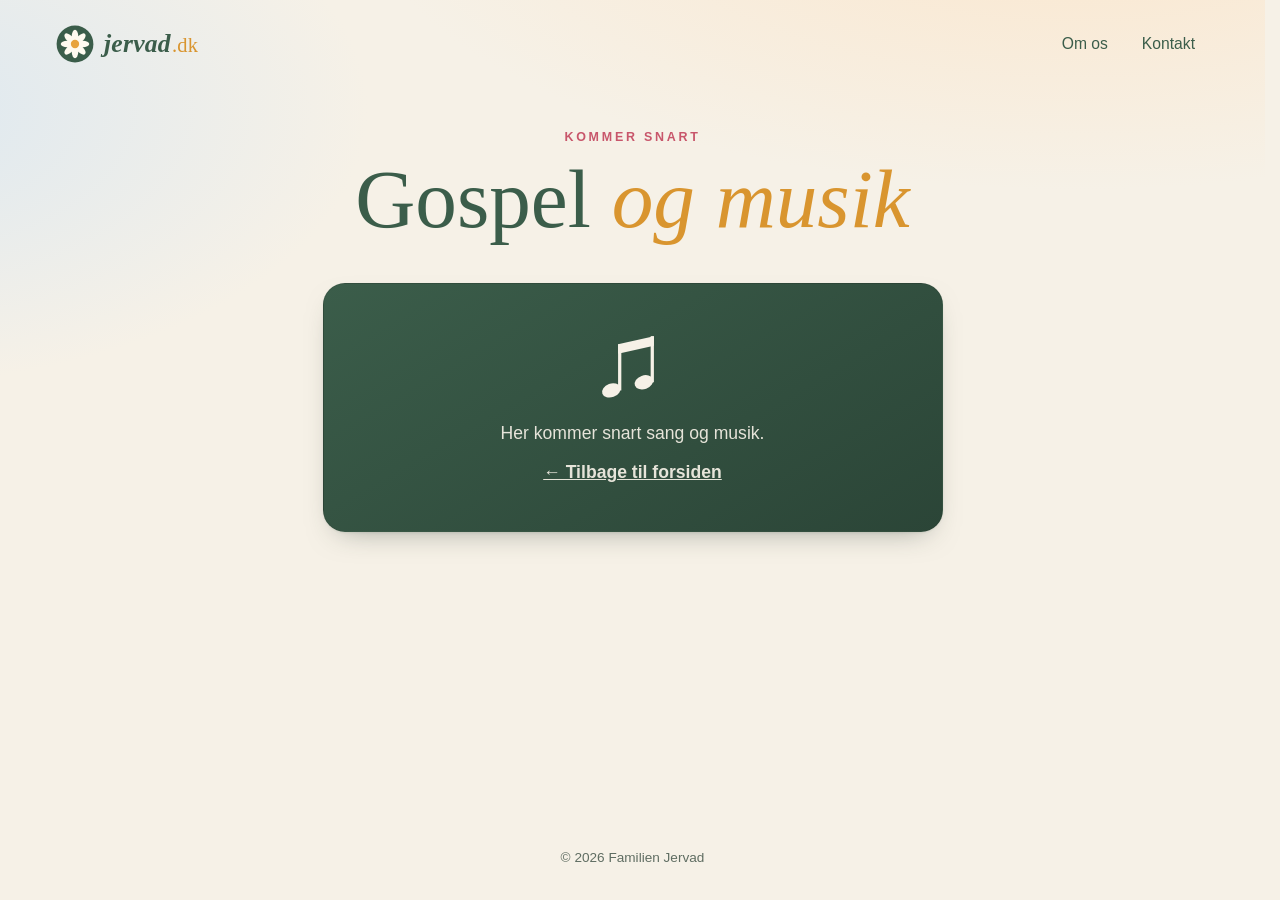
<file: gospel.html>
<!doctype html>
<html lang="da">
<head>
  <meta charset="utf-8">
  <meta name="viewport" content="width=device-width, initial-scale=1">
  <title>Gospel – Familien Jervad</title>
  <meta name="description" content="Gospel – Familien Jervad.">
  <meta name="theme-color" content="#f6f1e7">
  <link rel="icon" href="favicon.svg" type="image/svg+xml">
  <link rel="stylesheet" href="style.css?v=2026-11-20">
  <script src="season.js?v=2026-11-20"></script>
</head>
<body>
  <header class="top">
    <a class="logo" href="./" aria-label="jervad.dk – forside">
      <img class="logo-flower" src="favicon.svg" alt="">
      <span class="logo-text">jervad<span class="logo-tld">.dk</span></span>
    </a>
    <nav class="nav" aria-label="Hovedmenu">
      <a href="om.html">Om os</a>
      <a href="kontakt.html">Kontakt</a>
    </nav>
  </header>

  <main>
    <svg width="0" height="0" style="position:absolute" aria-hidden="true">
      <defs>
      <g id="notes2">
        <ellipse cx="0" cy="0" rx="7" ry="5" transform="rotate(-20)"/>
        <ellipse cx="24" cy="-6" rx="7" ry="5" transform="rotate(-20 24 -6)"/>
        <rect x="5" y="-34" width="2.4" height="34"/>
        <rect x="29" y="-40" width="2.4" height="34"/>
        <path d="M5 -34 L31.4 -40 L31.4 -33 L5 -27 Z"/>
      </g>
      </defs>
    </svg>

    <section class="page-hero">
      <p class="eyebrow">Kommer snart</p>
      <h1>Gospel <span class="h1-lead">og musik</span></h1>
    </section>

    <section class="page">
      <div class="panel panel-soon card-gospel">
        <svg class="icon soon-icon" viewBox="-12 -46 56 56" aria-hidden="true" fill="#f6f1e7"><use href="#notes2"/></svg>
        <p>Her kommer snart sang og musik.</p>
        <p><a href="./">← Tilbage til forsiden</a></p>
      </div>
    </section>
  </main>

  <footer class="foot">
    <p>© <span class="year">2026</span> Familien Jervad</p>
  </footer>
</body>
</html>
</file>
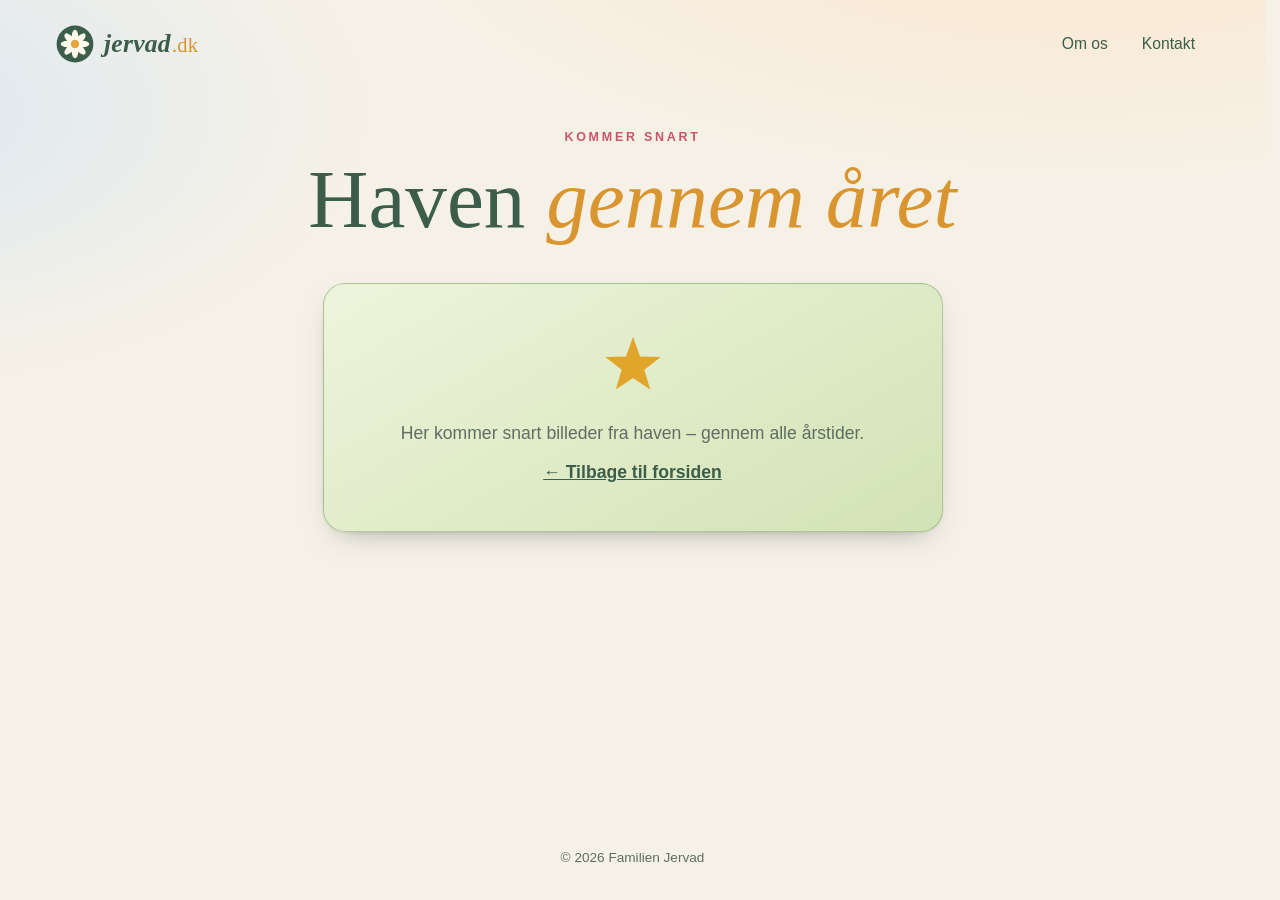
<file: haven.html>
<!doctype html>
<html lang="da">
<head>
  <meta charset="utf-8">
  <meta name="viewport" content="width=device-width, initial-scale=1">
  <title>Haven – Familien Jervad</title>
  <meta name="description" content="Haven – Familien Jervad.">
  <meta name="theme-color" content="#f6f1e7">
  <link rel="icon" href="favicon.svg" type="image/svg+xml">
  <link rel="stylesheet" href="style.css?v=2026-11-20">
  <script src="season.js?v=2026-11-20"></script>
</head>
<body>
  <header class="top">
    <a class="logo" href="./" aria-label="jervad.dk – forside">
      <img class="logo-flower" src="favicon.svg" alt="">
      <span class="logo-text">jervad<span class="logo-tld">.dk</span></span>
    </a>
    <nav class="nav" aria-label="Hovedmenu">
      <a href="om.html">Om os</a>
      <a href="kontakt.html">Kontakt</a>
    </nav>
  </header>

  <main>
    <svg width="0" height="0" style="position:absolute" aria-hidden="true">
      <defs>
      <path id="tulip" d="M-14 -24 L-7 -14 L0 -28 L7 -14 L14 -24 C16 -6 10 6 0 6 C-10 6 -16 -6 -14 -24 Z"/>
      <g id="sunhead">
        <g fill="#f2b61f">
          <ellipse cx="0" cy="-15" rx="4.6" ry="9" transform="rotate(0)"/>
          <ellipse cx="0" cy="-15" rx="4.6" ry="9" transform="rotate(24)"/>
          <ellipse cx="0" cy="-15" rx="4.6" ry="9" transform="rotate(48)"/>
          <ellipse cx="0" cy="-15" rx="4.6" ry="9" transform="rotate(72)"/>
          <ellipse cx="0" cy="-15" rx="4.6" ry="9" transform="rotate(96)"/>
          <ellipse cx="0" cy="-15" rx="4.6" ry="9" transform="rotate(120)"/>
          <ellipse cx="0" cy="-15" rx="4.6" ry="9" transform="rotate(144)"/>
          <ellipse cx="0" cy="-15" rx="4.6" ry="9" transform="rotate(168)"/>
          <ellipse cx="0" cy="-15" rx="4.6" ry="9" transform="rotate(192)"/>
          <ellipse cx="0" cy="-15" rx="4.6" ry="9" transform="rotate(216)"/>
          <ellipse cx="0" cy="-15" rx="4.6" ry="9" transform="rotate(240)"/>
          <ellipse cx="0" cy="-15" rx="4.6" ry="9" transform="rotate(264)"/>
          <ellipse cx="0" cy="-15" rx="4.6" ry="9" transform="rotate(288)"/>
          <ellipse cx="0" cy="-15" rx="4.6" ry="9" transform="rotate(312)"/>
          <ellipse cx="0" cy="-15" rx="4.6" ry="9" transform="rotate(336)"/>
        </g>
        <g fill="#f7cb3c">
          <ellipse cx="0" cy="-13" rx="3.6" ry="7" transform="rotate(12)"/>
          <ellipse cx="0" cy="-13" rx="3.6" ry="7" transform="rotate(36)"/>
          <ellipse cx="0" cy="-13" rx="3.6" ry="7" transform="rotate(60)"/>
          <ellipse cx="0" cy="-13" rx="3.6" ry="7" transform="rotate(84)"/>
          <ellipse cx="0" cy="-13" rx="3.6" ry="7" transform="rotate(108)"/>
          <ellipse cx="0" cy="-13" rx="3.6" ry="7" transform="rotate(132)"/>
          <ellipse cx="0" cy="-13" rx="3.6" ry="7" transform="rotate(156)"/>
          <ellipse cx="0" cy="-13" rx="3.6" ry="7" transform="rotate(180)"/>
          <ellipse cx="0" cy="-13" rx="3.6" ry="7" transform="rotate(204)"/>
          <ellipse cx="0" cy="-13" rx="3.6" ry="7" transform="rotate(228)"/>
          <ellipse cx="0" cy="-13" rx="3.6" ry="7" transform="rotate(252)"/>
          <ellipse cx="0" cy="-13" rx="3.6" ry="7" transform="rotate(276)"/>
          <ellipse cx="0" cy="-13" rx="3.6" ry="7" transform="rotate(300)"/>
          <ellipse cx="0" cy="-13" rx="3.6" ry="7" transform="rotate(324)"/>
          <ellipse cx="0" cy="-13" rx="3.6" ry="7" transform="rotate(348)"/>
        </g>
        <circle r="10" fill="#6b4423"/>
        <g fill="#8a5a2e"><circle cx="-3" cy="-3" r="1.4"/><circle cx="3" cy="-2" r="1.4"/><circle cx="0" cy="3" r="1.4"/><circle cx="-4" cy="3" r="1.1"/><circle cx="4" cy="4" r="1.1"/></g>
      </g>
      <path id="mapleleaf" d="M0 -14 L3 -8 L7 -10 L6 -4 L12 -5 L9 0 L12 2 L4 3 L5 7 L1 5 L0.8 13 L-0.8 13 L-1 5 L-5 7 L-4 3 L-12 2 L-9 0 L-12 -5 L-6 -4 L-7 -10 L-3 -8 Z"/>
      <g id="snowflake" stroke="currentColor" stroke-width="1.6" stroke-linecap="round" fill="none">
        <path d="M0 -9 V9 M-7.8 -4.5 L7.8 4.5 M-7.8 4.5 L7.8 -4.5"/>
        <path d="M-2.5 -7 L0 -5 L2.5 -7 M-2.5 7 L0 5 L2.5 7"/>
        <path d="M-7.3 -1.3 L-4.3 -2.5 L-4.8 -5.8 M7.3 1.3 L4.3 2.5 L4.8 5.8"/>
        <path d="M-7.3 1.3 L-4.3 2.5 L-4.8 5.8 M7.3 -1.3 L4.3 -2.5 L4.8 -5.8"/>
      </g>
      <path id="star" d="M0 -10 L2.4 -3.3 L9.5 -3.1 L3.9 1.3 L5.9 8.1 L0 4.1 L-5.9 8.1 L-3.9 1.3 L-9.5 -3.1 L-2.4 -3.3 Z"/>
      </defs>
    </svg>

    <section class="page-hero">
      <p class="eyebrow">Kommer snart</p>
      <h1>Haven <span class="h1-lead">gennem året</span></h1>
    </section>

    <section class="page">
      <div class="panel panel-soon card-garden">
        <svg class="icon soon-icon" viewBox="-30 -36 60 60" aria-hidden="true">
          <g class="season season-spring" fill="#e2574c" transform="translate(0 6) scale(1.65)"><use href="#tulip"/></g>
          <g class="season season-summer" transform="translate(0 -6) scale(1.05)"><use href="#sunhead"/></g>
          <g class="season season-autumn" fill="#d9622b" transform="translate(0 -6) scale(1.9)"><use href="#mapleleaf"/></g>
          <g class="season season-winter-only" style="color:#6f95b0" transform="translate(0 -6) scale(2.4)"><use href="#snowflake"/></g>
          <g class="season season-christmas" fill="#e0a52a" transform="translate(0 -6) scale(2.3)"><use href="#star"/></g>
        </svg>
        <p>Her kommer snart billeder fra haven – gennem alle årstider.</p>
        <p><a href="./">← Tilbage til forsiden</a></p>
      </div>
    </section>
  </main>

  <footer class="foot">
    <p>© <span class="year">2026</span> Familien Jervad</p>
  </footer>
</body>
</html>
</file>
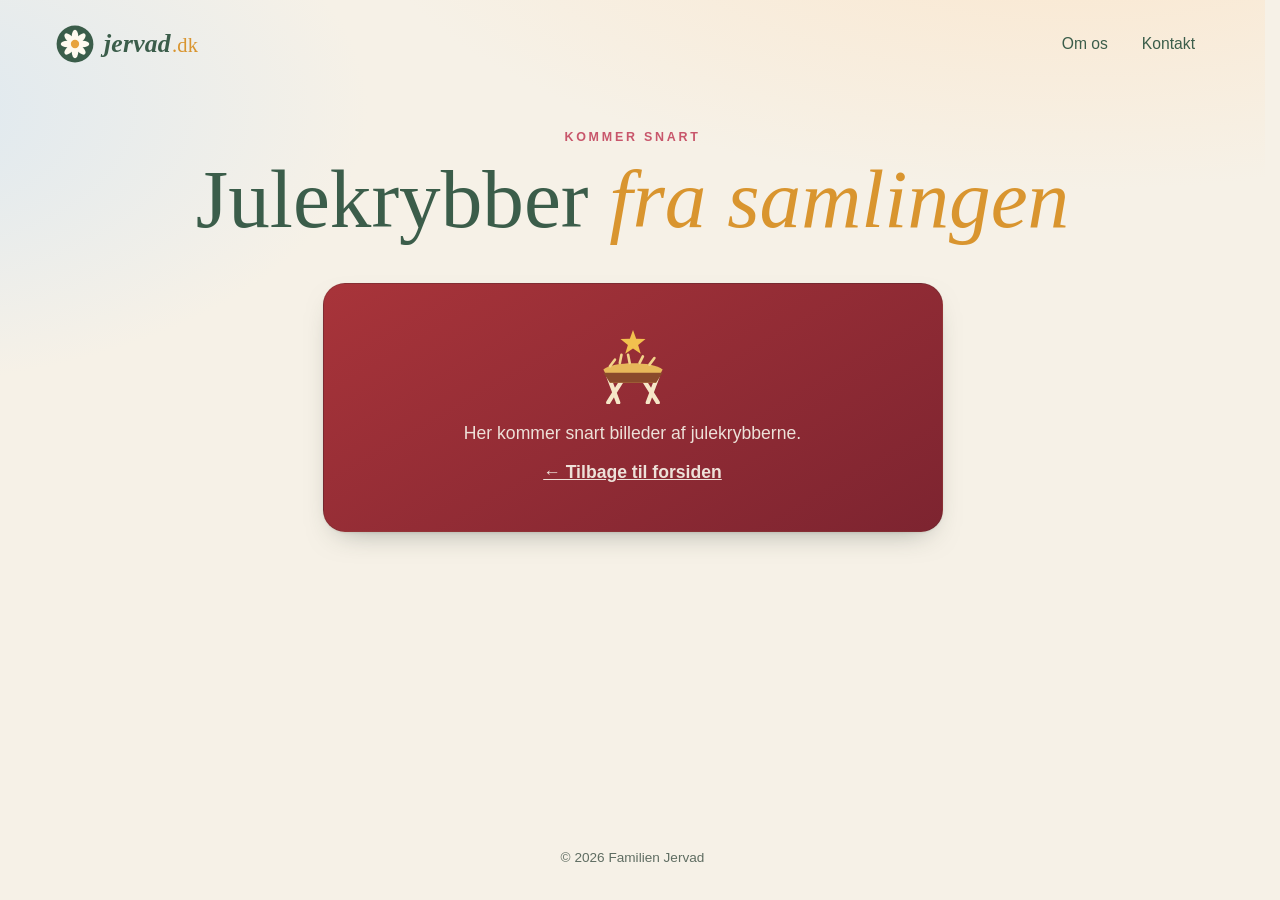
<file: julekrybber.html>
<!doctype html>
<html lang="da">
<head>
  <meta charset="utf-8">
  <meta name="viewport" content="width=device-width, initial-scale=1">
  <title>Julekrybber – Familien Jervad</title>
  <meta name="description" content="Julekrybber – Familien Jervad.">
  <meta name="theme-color" content="#f6f1e7">
  <link rel="icon" href="favicon.svg" type="image/svg+xml">
  <link rel="stylesheet" href="style.css?v=2026-11-20">
  <script src="season.js?v=2026-11-20"></script>
</head>
<body>
  <header class="top">
    <a class="logo" href="./" aria-label="jervad.dk – forside">
      <img class="logo-flower" src="favicon.svg" alt="">
      <span class="logo-text">jervad<span class="logo-tld">.dk</span></span>
    </a>
    <nav class="nav" aria-label="Hovedmenu">
      <a href="om.html">Om os</a>
      <a href="kontakt.html">Kontakt</a>
    </nav>
  </header>

  <main>
    <svg width="0" height="0" style="position:absolute" aria-hidden="true">
      <defs>
      <path id="star" d="M0 -10 L2.4 -3.3 L9.5 -3.1 L3.9 1.3 L5.9 8.1 L0 4.1 L-5.9 8.1 L-3.9 1.3 L-9.5 -3.1 L-2.4 -3.3 Z"/>
      </defs>
    </svg>

    <section class="page-hero">
      <p class="eyebrow">Kommer snart</p>
      <h1>Julekrybber <span class="h1-lead">fra samlingen</span></h1>
    </section>

    <section class="page">
      <div class="panel panel-soon card-krybbe">
        <svg class="icon soon-icon" viewBox="-30 -36 60 60" aria-hidden="true">
          <g transform="translate(0 2) scale(1.3)">
          <use href="#star" fill="#f2c14e" transform="translate(0 -20) scale(.8)"/>
          <g stroke="#f6e7c8" stroke-width="2.6" stroke-linecap="round" fill="none">
            <path d="M-15 0 L-9 16 M15 0 L9 16 M-15 16 L-5 0 M15 16 L5 0"/>
          </g>
          <path d="M-18 -4 C-12 -9 12 -9 18 -4 L14 4 L-14 4 Z" fill="#e7b85a"/>
          <path d="M-14 -6 l3 -4 M-8 -8 l1 -5 M-2 -8 l-1 -5 M4 -8 l2 -4 M10 -7 l3 -4" stroke="#f2d38a" stroke-width="1.6" stroke-linecap="round"/>
          <path d="M-18 -2 L18 -2 L14 4 L-14 4 Z" fill="#8a4a2c"/>
          </g>
        </svg>
        <p>Her kommer snart billeder af julekrybberne.</p>
        <p><a href="./">← Tilbage til forsiden</a></p>
      </div>
    </section>
  </main>

  <footer class="foot">
    <p>© <span class="year">2026</span> Familien Jervad</p>
  </footer>
</body>
</html>
</file>
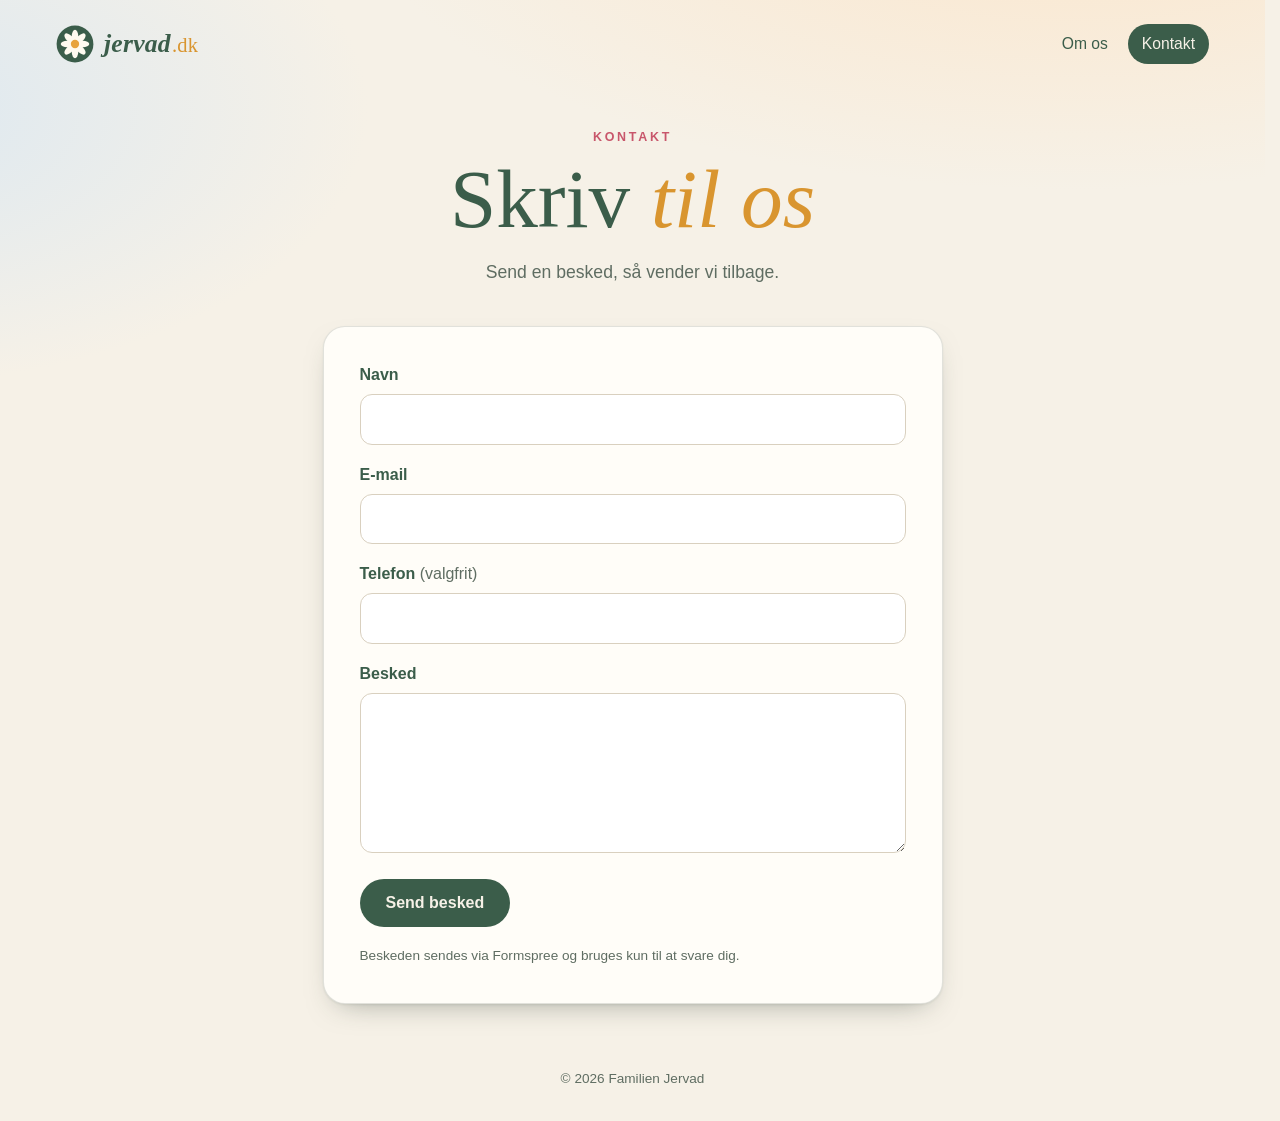
<file: kontakt.html>
<!doctype html>
<html lang="da">
<head>
  <meta charset="utf-8">
  <meta name="viewport" content="width=device-width, initial-scale=1">
  <title>Kontakt – Familien Jervad</title>
  <meta name="description" content="Kontakt – Familien Jervad.">
  <meta name="theme-color" content="#f6f1e7">
  <link rel="icon" href="favicon.svg" type="image/svg+xml">
  <link rel="stylesheet" href="style.css?v=2026-11-20">
  <script src="season.js?v=2026-11-20"></script>
</head>
<body>
  <header class="top">
    <a class="logo" href="./" aria-label="jervad.dk – forside">
      <img class="logo-flower" src="favicon.svg" alt="">
      <span class="logo-text">jervad<span class="logo-tld">.dk</span></span>
    </a>
    <nav class="nav" aria-label="Hovedmenu">
      <a href="om.html">Om os</a>
      <a href="kontakt.html" aria-current="page">Kontakt</a>
    </nav>
  </header>

  <main>
    <section class="page-hero">
      <p class="eyebrow">Kontakt</p>
      <h1>Skriv <span class="h1-lead">til os</span></h1>
      <p class="lede">Send en besked, så vender vi tilbage.</p>
    </section>

    <section class="page">
      <div class="panel">
        <!-- Formspree form ID: mljbgzpe -->
        <form class="form" action="https://formspree.io/f/mljbgzpe" method="POST">
          <div class="field">
            <label for="navn">Navn</label>
            <input id="navn" name="Navn" type="text" autocomplete="name" required>
          </div>
          <div class="field">
            <label for="email">E-mail</label>
            <input id="email" name="email" type="email" autocomplete="email" required>
          </div>
          <div class="field">
            <label for="telefon">Telefon <span class="optional">(valgfrit)</span></label>
            <input id="telefon" name="Telefon" type="tel" autocomplete="tel" inputmode="tel">
          </div>
          <div class="field">
            <label for="besked">Besked</label>
            <textarea id="besked" name="Besked" required></textarea>
          </div>
          <!-- spam trap: hidden with display:none so browser autofill skips it, but bots still fill it in -->
          <input type="text" name="_gotcha" style="display:none" tabindex="-1" autocomplete="off" aria-hidden="true">
          <input type="hidden" name="_subject" value="Ny besked fra jervad.dk">
          <button class="send" type="submit">Send besked</button>
          <p class="form-status" role="status" aria-live="polite"></p>
          <p class="small-print">Beskeden sendes via Formspree og bruges kun til at svare dig.</p>
        </form>
      </div>
    </section>
  </main>

  <footer class="foot">
    <p>© <span class="year">2026</span> Familien Jervad</p>
  </footer>
  <script>
    (function () {
      var form = document.querySelector('.form');
      var status = form.querySelector('.form-status');
      var button = form.querySelector('.send');

      function say(text, kind) {
        status.textContent = text;
        status.className = 'form-status ' + kind;
      }

      form.addEventListener('submit', function (e) {
        e.preventDefault();
        if (form.action.indexOf('DIN_FORM_ID') !== -1) {
          say('Formularen er ikke sat op endnu.', 'err');
          return;
        }
        button.disabled = true;
        say('Sender …', '');
        fetch(form.action, {
          method: 'POST',
          body: new FormData(form),
          headers: { 'Accept': 'application/json' }
        }).then(function (res) {
          if (res.ok) {
            form.reset();
            say('Tak for din besked! Vi vender tilbage hurtigst muligt.', 'ok');
          } else {
            say('Beskeden kunne ikke sendes. Prøv igen om lidt.', 'err');
          }
        }).catch(function () {
          say('Beskeden kunne ikke sendes. Tjek din internetforbindelse og prøv igen.', 'err');
        }).then(function () {
          button.disabled = false;
        });
      });
    })();
  </script>
</body>
</html>
</file>
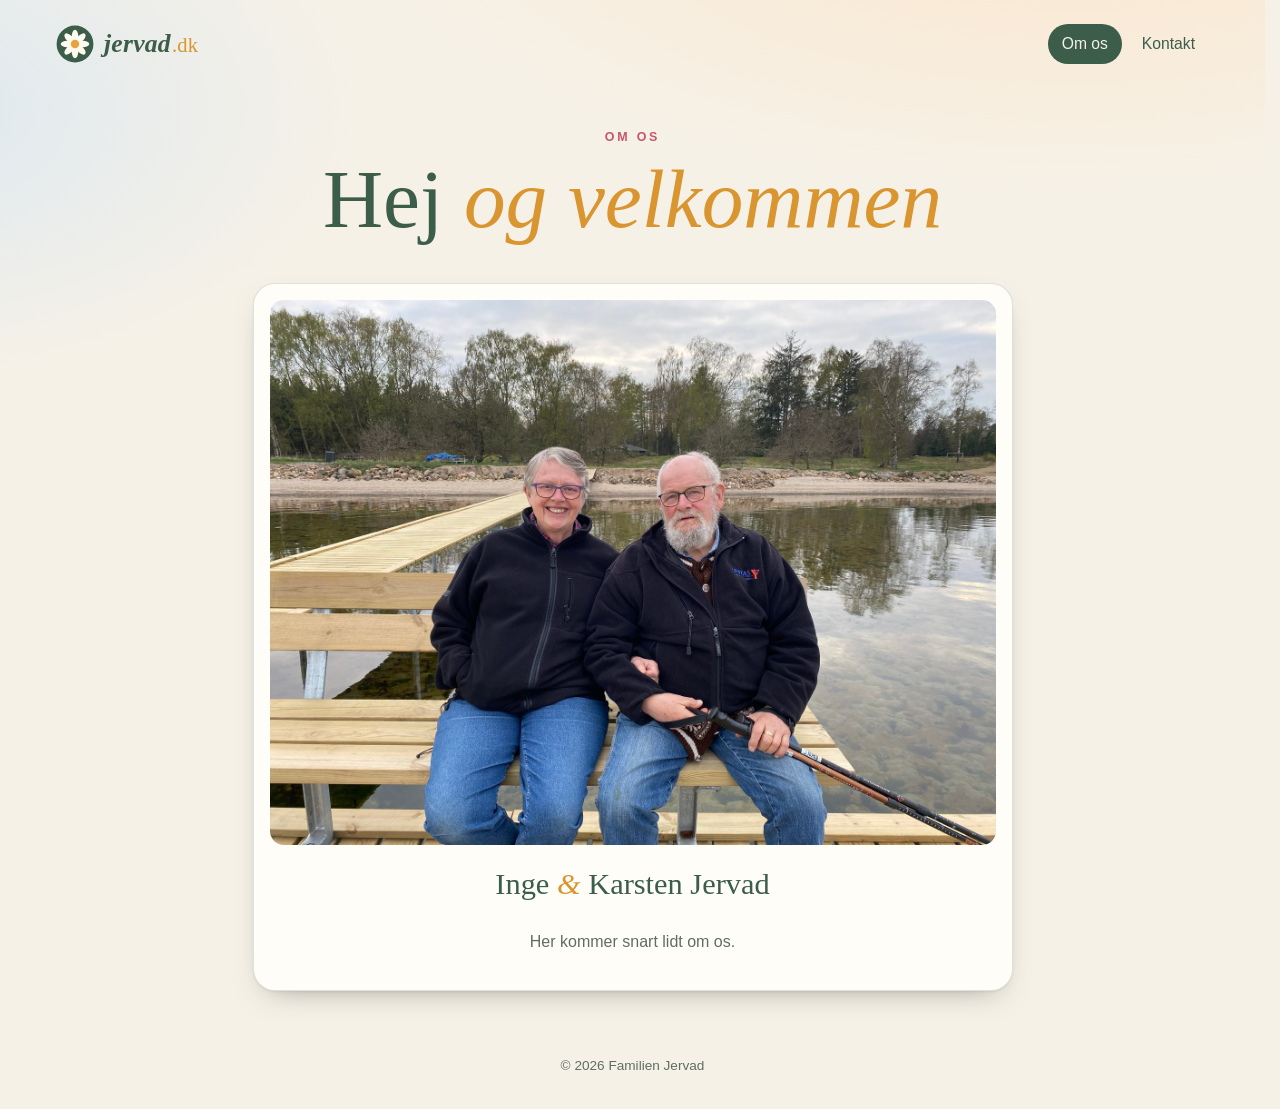
<file: om.html>
<!doctype html>
<html lang="da">
<head>
  <meta charset="utf-8">
  <meta name="viewport" content="width=device-width, initial-scale=1">
  <title>Om os – Familien Jervad</title>
  <meta name="description" content="Om os – Familien Jervad.">
  <meta name="theme-color" content="#f6f1e7">
  <link rel="icon" href="favicon.svg" type="image/svg+xml">
  <link rel="stylesheet" href="style.css?v=2026-11-20">
  <script src="season.js?v=2026-11-20"></script>
</head>
<body>
  <header class="top">
    <a class="logo" href="./" aria-label="jervad.dk – forside">
      <img class="logo-flower" src="favicon.svg" alt="">
      <span class="logo-text">jervad<span class="logo-tld">.dk</span></span>
    </a>
    <nav class="nav" aria-label="Hovedmenu">
      <a href="om.html" aria-current="page">Om os</a>
      <a href="kontakt.html">Kontakt</a>
    </nav>
  </header>

  <main>
    <section class="page-hero">
      <p class="eyebrow">Om os</p>
      <h1>Hej <span class="h1-lead">og velkommen</span></h1>
    </section>

    <section class="page">
      <div class="panel panel-portrait">
        <figure class="portrait">
          <img src="billeder/inge-og-karsten-jervad.jpg" alt="Inge og Karsten Jervad sidder på en badebro ved vandet" width="1600" height="1200">
          <figcaption>Inge <span class="amp">&amp;</span> Karsten Jervad</figcaption>
        </figure>
        <p>Her kommer snart lidt om os.</p>
      </div>
    </section>
  </main>

  <footer class="foot">
    <p>© <span class="year">2026</span> Familien Jervad</p>
  </footer>
</body>
</html>
</file>
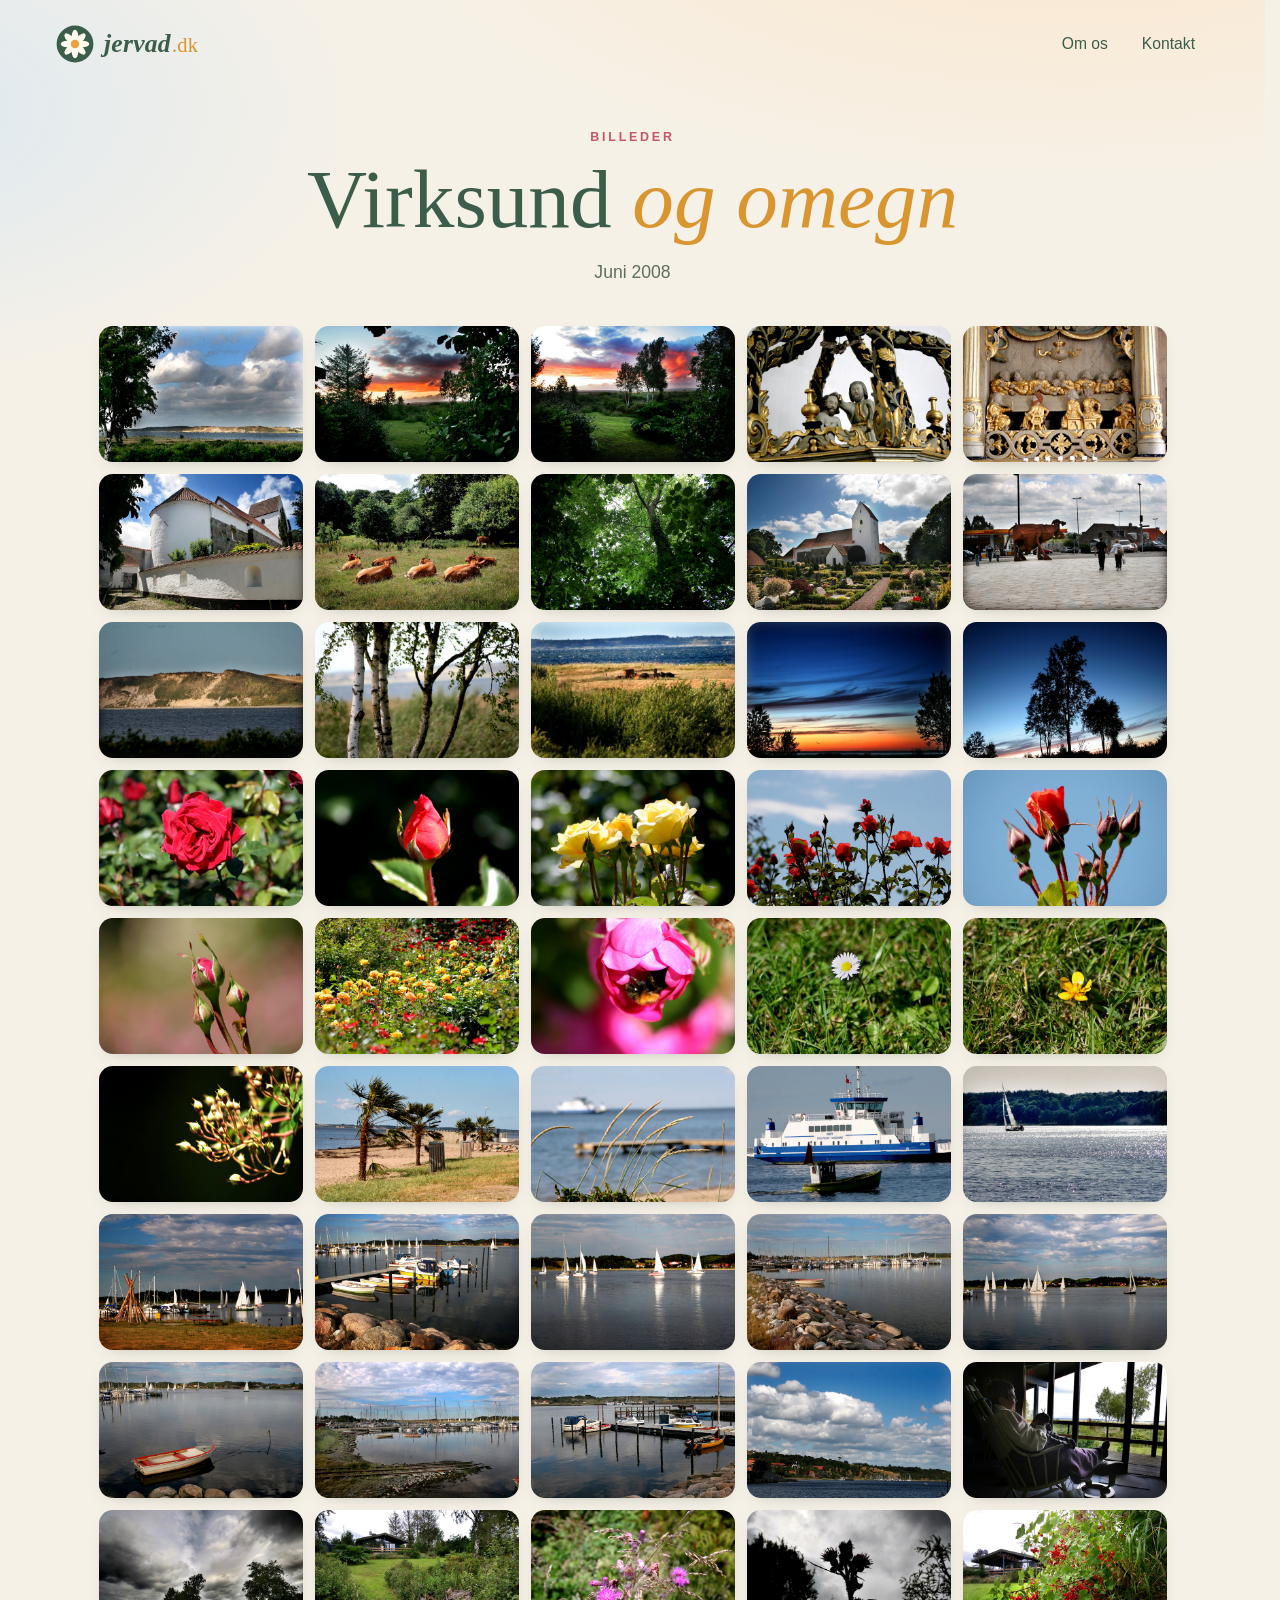
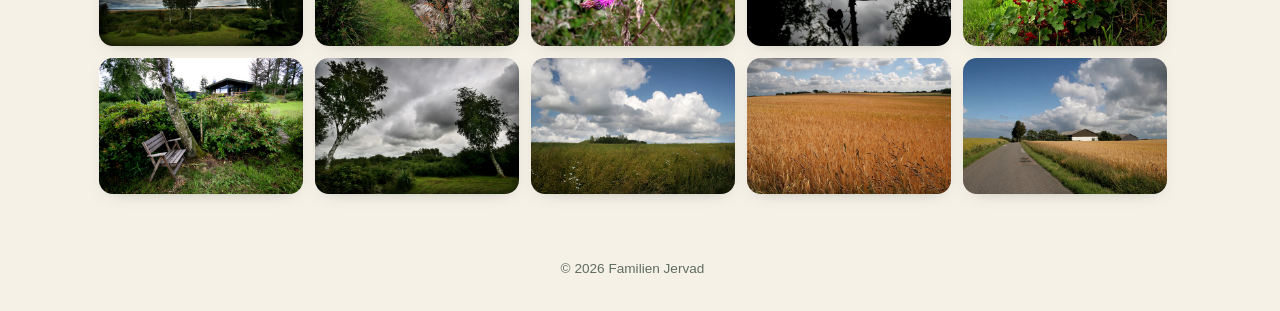
<file: virksund.html>
<!doctype html>
<html lang="da">
<head>
  <meta charset="utf-8">
  <meta name="viewport" content="width=device-width, initial-scale=1">
  <title>Virksund – Familien Jervad</title>
  <meta name="description" content="Billeder fra Virksund og omegn, juni 2008.">
  <meta name="theme-color" content="#f6f1e7">
  <link rel="icon" href="favicon.svg" type="image/svg+xml">
  <link rel="stylesheet" href="style.css?v=2026-11-20">
  <script src="season.js?v=2026-11-20"></script>
</head>
<body>
  <header class="top">
    <a class="logo" href="./" aria-label="jervad.dk – forside">
      <img class="logo-flower" src="favicon.svg" alt="">
      <span class="logo-text">jervad<span class="logo-tld">.dk</span></span>
    </a>
    <nav class="nav" aria-label="Hovedmenu">
      <a href="om.html">Om os</a>
      <a href="kontakt.html">Kontakt</a>
    </nav>
  </header>

  <main>
    <section class="page-hero">
      <p class="eyebrow">Billeder</p>
      <h1>Virksund <span class="h1-lead">og omegn</span></h1>
      <p class="lede">Juni 2008</p>
    </section>

    <section class="page">
      <div class="gallery">
      <button type="button" data-i="0"><img src="billeder/virksund-2008/akvarel_01_60x40_nn.jpg" alt="Akvarel af Virksund" width="600" height="400" loading="lazy"></button>
      <button type="button" data-i="1"><img src="billeder/virksund-2008/img_8867_red.jpg" alt="Virksund og omegn, billede 2 af 50" width="600" height="400" loading="lazy"></button>
      <button type="button" data-i="2"><img src="billeder/virksund-2008/img_8871_red.jpg" alt="Virksund og omegn, billede 3 af 50" width="600" height="400" loading="lazy"></button>
      <button type="button" data-i="3"><img src="billeder/virksund-2008/img_8876.jpg" alt="Virksund og omegn, billede 4 af 50" width="600" height="400" loading="lazy"></button>
      <button type="button" data-i="4"><img src="billeder/virksund-2008/img_8898.jpg" alt="Virksund og omegn, billede 5 af 50" width="600" height="400" loading="lazy"></button>
      <button type="button" data-i="5"><img src="billeder/virksund-2008/img_8903_red_nn.jpg" alt="Virksund og omegn, billede 6 af 50" width="600" height="400" loading="lazy"></button>
      <button type="button" data-i="6"><img src="billeder/virksund-2008/img_8920_red_nn.jpg" alt="Virksund og omegn, billede 7 af 50" width="600" height="400" loading="lazy"></button>
      <button type="button" data-i="7"><img src="billeder/virksund-2008/img_8925_red_nn.jpg" alt="Virksund og omegn, billede 8 af 50" width="600" height="400" loading="lazy"></button>
      <button type="button" data-i="8"><img src="billeder/virksund-2008/img_8929_red_nn.jpg" alt="Virksund og omegn, billede 9 af 50" width="600" height="400" loading="lazy"></button>
      <button type="button" data-i="9"><img src="billeder/virksund-2008/img_8931_red_nn.jpg" alt="Virksund og omegn, billede 10 af 50" width="600" height="400" loading="lazy"></button>
      <button type="button" data-i="10"><img src="billeder/virksund-2008/img_8949_red_nn.jpg" alt="Virksund og omegn, billede 11 af 50" width="600" height="400" loading="lazy"></button>
      <button type="button" data-i="11"><img src="billeder/virksund-2008/img_8951_red_nn.jpg" alt="Virksund og omegn, billede 12 af 50" width="600" height="400" loading="lazy"></button>
      <button type="button" data-i="12"><img src="billeder/virksund-2008/img_8953_red_nn.jpg" alt="Virksund og omegn, billede 13 af 50" width="600" height="400" loading="lazy"></button>
      <button type="button" data-i="13"><img src="billeder/virksund-2008/img_8976_red_nn.jpg" alt="Virksund og omegn, billede 14 af 50" width="600" height="400" loading="lazy"></button>
      <button type="button" data-i="14"><img src="billeder/virksund-2008/img_8980_red_nn.jpg" alt="Virksund og omegn, billede 15 af 50" width="600" height="400" loading="lazy"></button>
      <button type="button" data-i="15"><img src="billeder/virksund-2008/img_8982_red_nn.jpg" alt="Virksund og omegn, billede 16 af 50" width="600" height="400" loading="lazy"></button>
      <button type="button" data-i="16"><img src="billeder/virksund-2008/img_8984_red_nn.jpg" alt="Virksund og omegn, billede 17 af 50" width="600" height="400" loading="lazy"></button>
      <button type="button" data-i="17"><img src="billeder/virksund-2008/img_8987_red_nn.jpg" alt="Virksund og omegn, billede 18 af 50" width="600" height="400" loading="lazy"></button>
      <button type="button" data-i="18"><img src="billeder/virksund-2008/img_8988_red_nn.jpg" alt="Virksund og omegn, billede 19 af 50" width="600" height="400" loading="lazy"></button>
      <button type="button" data-i="19"><img src="billeder/virksund-2008/img_8989_red_nn.jpg" alt="Virksund og omegn, billede 20 af 50" width="600" height="400" loading="lazy"></button>
      <button type="button" data-i="20"><img src="billeder/virksund-2008/img_8993_red_nn.jpg" alt="Virksund og omegn, billede 21 af 50" width="600" height="400" loading="lazy"></button>
      <button type="button" data-i="21"><img src="billeder/virksund-2008/img_8994_red_nn.jpg" alt="Virksund og omegn, billede 22 af 50" width="600" height="400" loading="lazy"></button>
      <button type="button" data-i="22"><img src="billeder/virksund-2008/img_9001_red_nn.jpg" alt="Virksund og omegn, billede 23 af 50" width="600" height="400" loading="lazy"></button>
      <button type="button" data-i="23"><img src="billeder/virksund-2008/img_9035_red_nn.jpg" alt="Virksund og omegn, billede 24 af 50" width="600" height="400" loading="lazy"></button>
      <button type="button" data-i="24"><img src="billeder/virksund-2008/img_9036_red_nn.jpg" alt="Virksund og omegn, billede 25 af 50" width="600" height="400" loading="lazy"></button>
      <button type="button" data-i="25"><img src="billeder/virksund-2008/img_9037_red_nn.jpg" alt="Virksund og omegn, billede 26 af 50" width="600" height="400" loading="lazy"></button>
      <button type="button" data-i="26"><img src="billeder/virksund-2008/img_9040.jpg" alt="Virksund og omegn, billede 27 af 50" width="600" height="400" loading="lazy"></button>
      <button type="button" data-i="27"><img src="billeder/virksund-2008/img_9042.jpg" alt="Virksund og omegn, billede 28 af 50" width="600" height="400" loading="lazy"></button>
      <button type="button" data-i="28"><img src="billeder/virksund-2008/img_9054.jpg" alt="Virksund og omegn, billede 29 af 50" width="600" height="400" loading="lazy"></button>
      <button type="button" data-i="29"><img src="billeder/virksund-2008/img_9063.jpg" alt="Virksund og omegn, billede 30 af 50" width="600" height="400" loading="lazy"></button>
      <button type="button" data-i="30"><img src="billeder/virksund-2008/img_9066.jpg" alt="Virksund og omegn, billede 31 af 50" width="600" height="400" loading="lazy"></button>
      <button type="button" data-i="31"><img src="billeder/virksund-2008/img_9068.jpg" alt="Virksund og omegn, billede 32 af 50" width="600" height="400" loading="lazy"></button>
      <button type="button" data-i="32"><img src="billeder/virksund-2008/img_9069.jpg" alt="Virksund og omegn, billede 33 af 50" width="600" height="400" loading="lazy"></button>
      <button type="button" data-i="33"><img src="billeder/virksund-2008/img_9070_red_nn.jpg" alt="Virksund og omegn, billede 34 af 50" width="600" height="400" loading="lazy"></button>
      <button type="button" data-i="34"><img src="billeder/virksund-2008/img_9072_red_nn.jpg" alt="Virksund og omegn, billede 35 af 50" width="600" height="400" loading="lazy"></button>
      <button type="button" data-i="35"><img src="billeder/virksund-2008/img_9076_red_nn.jpg" alt="Virksund og omegn, billede 36 af 50" width="600" height="400" loading="lazy"></button>
      <button type="button" data-i="36"><img src="billeder/virksund-2008/img_9077_red_nn.jpg" alt="Virksund og omegn, billede 37 af 50" width="600" height="400" loading="lazy"></button>
      <button type="button" data-i="37"><img src="billeder/virksund-2008/img_9078_red_nn.jpg" alt="Virksund og omegn, billede 38 af 50" width="600" height="400" loading="lazy"></button>
      <button type="button" data-i="38"><img src="billeder/virksund-2008/img_9084_red_nn.jpg" alt="Virksund og omegn, billede 39 af 50" width="600" height="400" loading="lazy"></button>
      <button type="button" data-i="39"><img src="billeder/virksund-2008/img_9087_red_nn.jpg" alt="Virksund og omegn, billede 40 af 50" width="600" height="400" loading="lazy"></button>
      <button type="button" data-i="40"><img src="billeder/virksund-2008/img_9092_red_nn.jpg" alt="Virksund og omegn, billede 41 af 50" width="600" height="400" loading="lazy"></button>
      <button type="button" data-i="41"><img src="billeder/virksund-2008/img_9100_red_nn.jpg" alt="Virksund og omegn, billede 42 af 50" width="600" height="400" loading="lazy"></button>
      <button type="button" data-i="42"><img src="billeder/virksund-2008/img_9105.jpg" alt="Virksund og omegn, billede 43 af 50" width="600" height="400" loading="lazy"></button>
      <button type="button" data-i="43"><img src="billeder/virksund-2008/img_9106_red_nn.jpg" alt="Virksund og omegn, billede 44 af 50" width="600" height="400" loading="lazy"></button>
      <button type="button" data-i="44"><img src="billeder/virksund-2008/img_9109_red_nn.jpg" alt="Virksund og omegn, billede 45 af 50" width="600" height="400" loading="lazy"></button>
      <button type="button" data-i="45"><img src="billeder/virksund-2008/img_9111.jpg" alt="Virksund og omegn, billede 46 af 50" width="600" height="400" loading="lazy"></button>
      <button type="button" data-i="46"><img src="billeder/virksund-2008/img_9112_red_nn.jpg" alt="Virksund og omegn, billede 47 af 50" width="600" height="400" loading="lazy"></button>
      <button type="button" data-i="47"><img src="billeder/virksund-2008/img_9135_red_nn.jpg" alt="Virksund og omegn, billede 48 af 50" width="600" height="400" loading="lazy"></button>
      <button type="button" data-i="48"><img src="billeder/virksund-2008/img_9139_red_nn.jpg" alt="Virksund og omegn, billede 49 af 50" width="600" height="400" loading="lazy"></button>
      <button type="button" data-i="49"><img src="billeder/virksund-2008/img_9145_red_nn.jpg" alt="Virksund og omegn, billede 50 af 50" width="600" height="400" loading="lazy"></button>
      </div>
    </section>

    <dialog class="viewer" aria-label="Billedviser">
      <img alt="">
      <button type="button" class="viewer-btn viewer-close" aria-label="Luk">×</button>
      <button type="button" class="viewer-btn viewer-prev" aria-label="Forrige billede">‹</button>
      <button type="button" class="viewer-btn viewer-next" aria-label="Næste billede">›</button>
      <p class="viewer-count"></p>
    </dialog>
  </main>

  <footer class="foot">
    <p>© <span class="year">2026</span> Familien Jervad</p>
  </footer>
  <script>
    (function () {
      var thumbs = Array.prototype.slice.call(document.querySelectorAll('.gallery button'));
      var viewer = document.querySelector('.viewer');
      var big = viewer.querySelector('img');
      var count = viewer.querySelector('.viewer-count');
      var current = 0;

      function show(i) {
        current = (i + thumbs.length) % thumbs.length;
        var img = thumbs[current].querySelector('img');
        big.src = img.src;
        big.alt = img.alt;
        count.textContent = (current + 1) + ' / ' + thumbs.length;
      }

      thumbs.forEach(function (btn, i) {
        btn.addEventListener('click', function () {
          show(i);
          viewer.showModal();
        });
      });

      viewer.querySelector('.viewer-close').addEventListener('click', function () { viewer.close(); });
      viewer.querySelector('.viewer-prev').addEventListener('click', function () { show(current - 1); });
      viewer.querySelector('.viewer-next').addEventListener('click', function () { show(current + 1); });

      // click on the dark area around the photo closes it
      viewer.addEventListener('click', function (e) {
        if (e.target === viewer) viewer.close();
      });

      viewer.addEventListener('keydown', function (e) {
        if (e.key === 'ArrowLeft') show(current - 1);
        if (e.key === 'ArrowRight') show(current + 1);
      });

      // return focus to the photo you came from
      viewer.addEventListener('close', function () { thumbs[current].focus(); });
    })();
  </script>
</body>
</html>
</file>
<file: style.css>
:root {
  --bg: #f6f1e7;
  --ink: #2c3a30;
  --soft: #5f6d62;
  --green: #3b5d4a;
  --rose: #c8566b;
  --gold: #d9952f;
  --serif: "Iowan Old Style", "Palatino Linotype", Palatino, "Book Antiqua", Georgia, serif;
  --sans: -apple-system, BlinkMacSystemFont, "Segoe UI", Roboto, "Helvetica Neue", Arial, sans-serif;
  /* seasonal colours (spring is the default) */
  --glow-warm: #fbe3c4;
  --glow-cool: #e4efd9;
  --hill-back: #a9c79a;
  --hill-front: #7fa878;
}

:root[data-season="summer"] {
  --glow-warm: #fde5a8;
  --glow-cool: #dcefcb;
  --hill-back: #9dcb7e;
  --hill-front: #6aa85c;
}

:root[data-season="autumn"] {
  --bg: #f7efe2;
  --glow-warm: #f8d3a6;
  --glow-cool: #efdcc0;
  --hill-back: #b9c28a;
  --hill-front: #93a866;
}

:root[data-season="winter"],
:root[data-season="christmas"] {
  --glow-warm: #fbe6cc;
  --glow-cool: #dce8f1;
  --hill-back: #d6e3ec;
  --hill-front: #fbfcfd;
}

/* show only the current season's artwork; spring if no season is set.
   Christmas is the winter scene plus decorations. */
.season { display: none; }
:root:not([data-season]) .season-spring,
[data-season="spring"] .season-spring,
[data-season="summer"] .season-summer,
[data-season="autumn"] .season-autumn,
[data-season="winter"] .season-winter,
[data-season="winter"] .season-winter-only,
[data-season="christmas"] .season-winter,
[data-season="christmas"] .season-christmas { display: inline; }

* { box-sizing: border-box; }

html { color-scheme: light; scrollbar-gutter: stable; }

body {
  margin: 0;
  background:
    radial-gradient(1200px 500px at 85% -110px, var(--glow-warm) 0%, transparent 60%),
    radial-gradient(900px 500px at -10% 110px, var(--glow-cool) 0%, transparent 55%),
    var(--bg);
  color: var(--ink);
  font-family: var(--sans);
  line-height: 1.55;
  min-height: 100vh;
  display: flex;
  flex-direction: column;
}

.top {
  display: flex;
  align-items: center;
  justify-content: space-between;
  flex-wrap: wrap;
  gap: 12px 24px;
  padding: 24px clamp(16px, 5vw, 56px);
}

.nav {
  display: flex;
  gap: 6px;
}

.nav a {
  padding: 8px 14px;
  border-radius: 999px;
  color: var(--green);
  text-decoration: none;
  font-weight: 500;
  font-size: .98rem;
  transition: background-color .2s;
}
.nav a:hover { background: rgba(59, 93, 74, .09); }
@media (max-width: 420px) {
  .top { padding-left: 14px; padding-right: 14px; gap: 8px; }
  .logo { gap: 8px; }
  .logo-flower { width: 32px; height: 32px; }
  .logo-text { font-size: 1.35rem; }
  .nav { gap: 2px; }
  .nav a { padding: 8px 10px; font-size: .95rem; }
}

.nav a[aria-current="page"] {
  background: var(--green);
  color: #f6f1e7;
}

.logo {
  display: inline-flex;
  align-items: center;
  gap: 10px;
  text-decoration: none;
  color: var(--green);
}

.logo-flower {
  width: 38px;
  height: 38px;
  flex: none;
  transition: transform .6s ease;
}
.logo:hover .logo-flower { transform: rotate(40deg); }

.logo-text {
  font-family: var(--serif);
  font-size: 1.6rem;
  font-style: italic;
  font-weight: 600;
  letter-spacing: .01em;
  line-height: 1;
}

.logo-tld {
  font-style: normal;
  font-weight: 400;
  font-size: .8em;
  color: var(--gold);
  margin-left: 1px;
}

@media (prefers-reduced-motion: reduce) {
  .logo-flower { transition: none; }
}

main { flex: 1; }

.hero {
  text-align: center;
  padding: clamp(32px, 7vw, 80px) 16px 0;
}

.eyebrow {
  margin: 0 0 8px;
  text-transform: uppercase;
  letter-spacing: .22em;
  font-size: .78rem;
  font-weight: 600;
  color: var(--rose);
}

h1 {
  margin: 0;
  font-family: var(--serif);
  font-weight: 400;
  font-size: clamp(2.6rem, 9vw, 5.2rem);
  line-height: 1.05;
  color: var(--green);
}

h1 .h1-lead {
  font-style: italic;
  color: var(--gold);
}

.lede {
  margin: 16px auto 0;
  max-width: 40ch;
  text-wrap: balance;
  font-size: 1.1rem;
  color: var(--soft);
}

.scene {
  position: relative;
  margin: 8px 0 0;
  overflow: hidden;
}

.scene .garden {
  position: relative;
  display: block;
  width: 100%;
  max-width: 960px;
  height: auto;
  margin: 0 auto;
}

.scene .hills {
  position: absolute;
  inset: 0;
  width: 100%;
  height: 100%;
}
/* christmas lights strung across the top of the page; they float, so the
   layout is identical in every season */
main { position: relative; }
.lights {
  position: absolute;
  top: -14px;
  left: 0;
  width: 100%;
  height: clamp(48px, 7.5vw, 92px);
  pointer-events: none;
}
[data-season="christmas"] .lights { display: block; }
.hills .hill-back  { fill: var(--hill-back); }
.hills .hill-front { fill: var(--hill-front); }

/* spring blackbird: a little bob while it sings */
.perch {
  transform-box: fill-box;
  transform-origin: 50% 100%;
  animation: perch 2.6s ease-in-out infinite;
}
@keyframes perch {
  0%, 60%, 100% { transform: rotate(0deg); }
  70%           { transform: rotate(-6deg); }
  80%           { transform: rotate(2deg); }
}

/* summer butterflies: slow wandering flight, wings flapping */
.flutter { animation: wander 22s ease-in-out infinite; }
.flutter.fb { animation-duration: 26s; animation-delay: -9s; }
.wings {
  transform-box: fill-box;
  transform-origin: 50% 50%;
  animation: flap .45s ease-in-out infinite alternate;
}
.fb .wings { animation-duration: .55s; }

@keyframes wander {
  0%, 100% { transform: translate(0, 0) rotate(-8deg); }
  25%      { transform: translate(46px, -24px) rotate(10deg); }
  50%      { transform: translate(84px, 6px) rotate(4deg); }
  75%      { transform: translate(36px, 22px) rotate(-12deg); }
}
@keyframes flap {
  from { transform: scaleX(1); }
  to   { transform: scaleX(.35); }
}

/* falling autumn leaves */
.fall {
  transform-box: fill-box;
  transform-origin: 50% 50%;
  animation: fall 26s ease-in-out infinite;
  opacity: 0;
}
.f3 { animation-duration: 30s; animation-delay: -17s; }
.f4 { animation-duration: 28s; animation-delay: -6s; }
.f6 { animation-duration: 32s; animation-delay: -24s; }

@keyframes fall {
  0%   { transform: translate(0, -30px) rotate(0deg);      opacity: 0; }
  8%   { opacity: .9; }
  25%  { transform: translate(18px, 60px) rotate(35deg); }
  50%  { transform: translate(-8px, 150px) rotate(-10deg); }
  75%  { transform: translate(20px, 240px) rotate(40deg); }
  90%  { opacity: .9; }
  100% { transform: translate(6px, 320px) rotate(10deg);  opacity: 0; }
}

/* falling snow */
.snow {
  transform-box: fill-box;
  transform-origin: 50% 50%;
  animation: snow 34s ease-in-out infinite;
  opacity: 0;
}
.snow.s2 { animation-duration: 38s; animation-delay: -12s; }
.snow.s3 { animation-duration: 31s; animation-delay: -22s; }
.snow.s4 { animation-duration: 40s; animation-delay: -6s; }
.snow.s5 { animation-duration: 36s; animation-delay: -28s; }

@keyframes snow {
  0%   { transform: translate(0, -20px) rotate(0deg);   opacity: 0; }
  10%  { opacity: .9; }
  33%  { transform: translate(12px, 90px) rotate(30deg); }
  66%  { transform: translate(-8px, 200px) rotate(60deg); }
  90%  { opacity: .9; }
  100% { transform: translate(4px, 320px) rotate(90deg); opacity: 0; }
}

/* twinkling christmas lights */
.bulb { animation: twinkle 3.2s ease-in-out infinite alternate; }
.b1 { animation-delay: -0.8s; }
.b2 { animation-delay: -1.6s; }
.b3 { animation-delay: -2.4s; }

@keyframes twinkle {
  from { opacity: 1; }
  to   { opacity: .45; }
}

/* gentle motion */
.sway {
  transform-box: fill-box;
  transform-origin: 50% 100%;
  animation: sway 6s ease-in-out infinite alternate;
}
.s2 { animation-duration: 7.5s; animation-delay: -2s; }
.s3 { animation-duration: 5.2s; animation-delay: -4s; }

@keyframes sway {
  from { transform: rotate(-3deg); }
  to   { transform: rotate(3deg); }
}

.n {
  animation: drift 9s ease-in-out infinite;
  opacity: .85;
}
.n2 { animation-delay: -3s; animation-duration: 11s; }
.n3 { animation-delay: -6s; }
.n4 { animation-delay: -1.5s; animation-duration: 10s; }
.n5 { animation-delay: -7s; animation-duration: 12s; }

@keyframes drift {
  0%, 100% { translate: 0 0; }
  50%      { translate: 6px -14px; }
}

@media (prefers-reduced-motion: reduce) {
  .sway, .n { animation: none; }
  .fall, .snow { animation: none; opacity: .9; }
  .bulb, .flutter, .wings, .perch { animation: none; }
  .gallery img { transition: none; }
}

.cards {
  display: grid;
  grid-template-columns: repeat(auto-fit, minmax(230px, 1fr));
  gap: 20px;
  max-width: 1040px;
  margin: 0 auto;
  padding: 0 16px 56px;
  position: relative;
  margin-top: 28px;
}

body { overflow-x: hidden; }

@media (max-width: 600px) {
  .cards { margin-top: 20px; }
}

.card {
  border-radius: 22px;
  padding: 28px 28px 30px;
  border: 1px solid rgba(44, 58, 48, .14);
  box-shadow: 0 1px 2px rgba(44, 58, 48, .08), 0 12px 30px -16px rgba(44, 58, 48, .5);
}
.card-garden { border-color: rgba(79, 122, 58, .35); }

.card h2 {
  margin: 12px 0 4px;
  font-family: var(--serif);
  font-weight: 400;
  font-size: 1.9rem;
}

.card p { margin: 0; }

.card-garden {
  background:
    url('data:image/svg+xml,%3Csvg xmlns="http://www.w3.org/2000/svg" viewBox="0 0 200 200"%3E%3Cg fill="%236f9a52" opacity=".32"%3E%3Cpath d="M200 200 C170 170 150 140 120 95" stroke="%236f9a52" stroke-width="2.5" fill="none"/%3E%3Cpath transform="translate(188 186) rotate(-60) scale(1)" d="M0 0 C6 -6 18 -7 26 0 C18 7 6 6 0 0Z"/%3E%3Cpath transform="translate(176 172) rotate(40) scale(1)" d="M0 0 C6 -6 18 -7 26 0 C18 7 6 6 0 0Z"/%3E%3Cpath transform="translate(166 158) rotate(-70) scale(1.1)" d="M0 0 C6 -6 18 -7 26 0 C18 7 6 6 0 0Z"/%3E%3Cpath transform="translate(156 142) rotate(30) scale(1.1)" d="M0 0 C6 -6 18 -7 26 0 C18 7 6 6 0 0Z"/%3E%3Cpath transform="translate(146 128) rotate(-80) scale(1)" d="M0 0 C6 -6 18 -7 26 0 C18 7 6 6 0 0Z"/%3E%3Cpath transform="translate(138 116) rotate(15) scale(1)" d="M0 0 C6 -6 18 -7 26 0 C18 7 6 6 0 0Z"/%3E%3Cpath transform="translate(126 102) rotate(-55) scale(0.85)" d="M0 0 C6 -6 18 -7 26 0 C18 7 6 6 0 0Z"/%3E%3C/g%3E%3C/svg%3E') right -12px bottom -18px / 230px 230px no-repeat,
    linear-gradient(150deg, #eef4dc 0%, #d2e3b5 100%);
  color: var(--ink);
}
.card-garden h2 { color: var(--green); }
.card-garden p  { color: var(--soft); }

.card-gospel {
  background: linear-gradient(150deg, #3b5d4a, #2b4537);
  color: #f6f1e7;
}
.card-gospel p { color: #cfdcd2; }

.card-krybbe {
  background: linear-gradient(150deg, #a8343a, #7d2430);
  color: #f6f1e7;
}
.card-krybbe p { color: #f0d3cf; }

.card-photo {
  position: relative;
  overflow: hidden;
  display: flex;
  align-items: flex-end;
  min-height: 200px;
  color: #fff;
  text-decoration: none;
  background: #2b4537;
}
.card-photo .card-img {
  position: absolute;
  inset: 0;
  width: 100%;
  height: 100%;
  object-fit: cover;
  transition: transform .5s ease;
}
.card-photo::after {
  content: "";
  position: absolute;
  inset: 0;
  background: linear-gradient(to top, rgba(20, 32, 26, .9) 0%, rgba(20, 32, 26, .6) 60%, rgba(20, 32, 26, .25) 100%);
}
.card-photo .card-body { position: relative; z-index: 1; }
.card-photo p { color: #e8eee9; }
.card-photo .icon { filter: drop-shadow(0 1px 5px rgba(0, 0, 0, .5)); }
.card-photo h2, .card-photo p { text-shadow: 0 1px 8px rgba(0, 0, 0, .45); }
.card-more {
  display: inline-block;
  margin-top: 10px;
  font-weight: 600;
  color: #f7d58b;
}
.card-photo:hover .card-img { transform: scale(1.04); }
a.card {
  display: block;
  text-decoration: none;
  transition: transform .25s ease, box-shadow .25s ease;
}
a.card-photo { display: flex; }
a.card:hover { transform: translateY(-3px); box-shadow: 0 16px 34px -18px rgba(44, 58, 48, .55); }
a.card:focus-visible { outline: 3px solid var(--gold); outline-offset: 3px; }
.card-photo:focus-visible { outline: 3px solid var(--gold); outline-offset: 3px; }

@media (prefers-reduced-motion: reduce) {
  .card-photo .card-img { transition: none; }
  a.card { transition: none; }
  a.card:hover { transform: none; }
}

.icon {
  width: 44px;
  height: 44px;
  display: block;
}

.foot {
  text-align: center;
  padding: 0 16px 32px;
  font-size: .85rem;
  color: var(--soft);
}
.foot p { margin: 0; }

/* ---------- sub pages ---------- */

.page-hero {
  text-align: center;
  padding: clamp(16px, 4vw, 40px) 16px clamp(24px, 4vw, 40px);
}

.page {
  max-width: 1100px;
  margin: 0 auto;
  padding: 0 16px 64px;
}

.panel {
  max-width: 620px;
  margin: 0 auto;
  background: #fffdf8;
  border-radius: 22px;
  padding: clamp(22px, 5vw, 36px);
  border: 1px solid rgba(44, 58, 48, .14);
  box-shadow: 0 1px 2px rgba(44, 58, 48, .08), 0 12px 30px -16px rgba(44, 58, 48, .5);
}

.panel p { margin: 0 0 12px; color: var(--soft); }
.panel p:last-child { margin-bottom: 0; }

/* placeholder pages */
.panel-soon { text-align: center; padding-top: clamp(28px, 6vw, 44px); padding-bottom: clamp(28px, 6vw, 44px); }
.panel-soon .soon-icon { width: 76px; height: 76px; margin: 0 auto 16px; }
.panel-soon p { font-size: 1.1rem; }
.panel-soon.card-garden { border-color: rgba(79, 122, 58, .35); background: linear-gradient(150deg, #eef4dc 0%, #d2e3b5 100%); }
.panel-soon.card-gospel { background: linear-gradient(150deg, #3b5d4a, #2b4537); color: #f6f1e7; }
.panel-soon.card-krybbe { background: linear-gradient(150deg, #a8343a, #7d2430); color: #f6f1e7; }
.panel-soon.card-gospel p, .panel-soon.card-krybbe p { color: inherit; opacity: .92; }
.panel-soon a { color: inherit; font-weight: 600; }
.panel-soon.card-garden a { color: var(--green); }

/* about page */
.panel-portrait {
  max-width: 760px;
  padding-top: clamp(12px, 2vw, 16px);
}

.portrait {
  margin: 0 calc(clamp(22px, 5vw, 36px) * -1 + clamp(12px, 2vw, 16px)) 22px;
}

.portrait img {
  display: block;
  width: 100%;
  height: auto;
  border-radius: 14px;
}

.portrait figcaption {
  margin-top: 16px;
  text-align: center;
  font-family: var(--serif);
  font-size: clamp(1.5rem, 4vw, 1.9rem);
  color: var(--green);
}

.portrait .amp {
  font-style: italic;
  color: var(--gold);
}

.panel-portrait > p { text-align: center; }

/* gallery */
.gallery {
  display: grid;
  grid-template-columns: repeat(auto-fill, minmax(200px, 1fr));
  gap: 12px;
}

.gallery button {
  display: block;
  padding: 0;
  border: 0;
  border-radius: 14px;
  overflow: hidden;
  cursor: zoom-in;
  background: #e4ddcf;
  aspect-ratio: 3 / 2;
  box-shadow: 0 6px 18px -12px rgba(44, 58, 48, .5);
}

.gallery img {
  display: block;
  width: 100%;
  height: 100%;
  object-fit: cover;
  transition: transform .35s ease;
}

.gallery button:hover img { transform: scale(1.05); }

@media (max-width: 600px) {
  .gallery { grid-template-columns: repeat(2, 1fr); gap: 8px; }
  .gallery button { border-radius: 10px; }
}
.gallery button:focus-visible { outline: 3px solid var(--gold); outline-offset: 3px; }

.viewer {
  border: 0;
  padding: 0;
  background: transparent;
  max-width: 100vw;
  max-height: 100vh;
  width: 100vw;
  height: 100vh;
}
.viewer::backdrop { background: rgba(18, 26, 21, .92); }
.viewer[open] {
  display: flex;
  align-items: center;
  justify-content: center;
}
.viewer img {
  max-width: min(92vw, 1000px);
  max-height: 82vh;
  border-radius: 10px;
  box-shadow: 0 20px 60px rgba(0, 0, 0, .5);
}
.viewer-btn {
  position: absolute;
  width: 48px;
  height: 48px;
  border: 0;
  border-radius: 50%;
  background: rgba(246, 241, 231, .14);
  color: #f6f1e7;
  font-size: 1.6rem;
  line-height: 1;
  cursor: pointer;
}
.viewer-btn:hover { background: rgba(246, 241, 231, .26); }
.viewer-btn:focus-visible { outline: 3px solid var(--gold); }
.viewer-close { top: 16px; right: 16px; }
.viewer-prev  { left: 16px; top: 50%; translate: 0 -50%; }
.viewer-next  { right: 16px; top: 50%; translate: 0 -50%; }
.viewer-count {
  position: absolute;
  bottom: 18px;
  left: 0;
  right: 0;
  text-align: center;
  color: #cfdcd2;
  font-size: .9rem;
}
@media (max-width: 600px) {
  .viewer-prev, .viewer-next { top: auto; bottom: 8px; translate: none; }
}

/* contact form */
.form { display: grid; gap: 18px; }

.field label {
  display: block;
  margin-bottom: 6px;
  font-weight: 600;
  color: var(--green);
}

.optional {
  font-weight: 400;
  color: var(--soft);
}

.field input,
.field textarea {
  width: 100%;
  padding: 12px 14px;
  border: 1.5px solid #d9d0bf;
  border-radius: 12px;
  background: #fff;
  color: var(--ink);
  font: inherit;
}
.field textarea { min-height: 160px; resize: vertical; }
.field input:focus,
.field textarea:focus {
  outline: none;
  border-color: var(--green);
  box-shadow: 0 0 0 3px rgba(59, 93, 74, .18);
}


.send {
  justify-self: start;
  padding: 12px 26px;
  border: 0;
  border-radius: 999px;
  background: var(--green);
  color: #f6f1e7;
  font: inherit;
  font-weight: 600;
  cursor: pointer;
  transition: background-color .2s;
}
.send:hover { background: #2b4537; }
.send:focus-visible { outline: 3px solid var(--gold); outline-offset: 3px; }
.send:disabled { opacity: .6; cursor: wait; }

.form-status { margin: 0; font-weight: 600; }
.form-status:empty { display: none; }
.form-status.ok  { color: var(--green); }
.form-status.err { color: #b3413a; }

.small-print { font-size: .85rem; }

/* 404 page */
.lost-flower {
  display: block;
  width: 110px;
  height: auto;
  margin: 0 auto 12px;
}

a.send {
  display: inline-block;
  margin-top: 12px;
  text-decoration: none;
}
</file>
